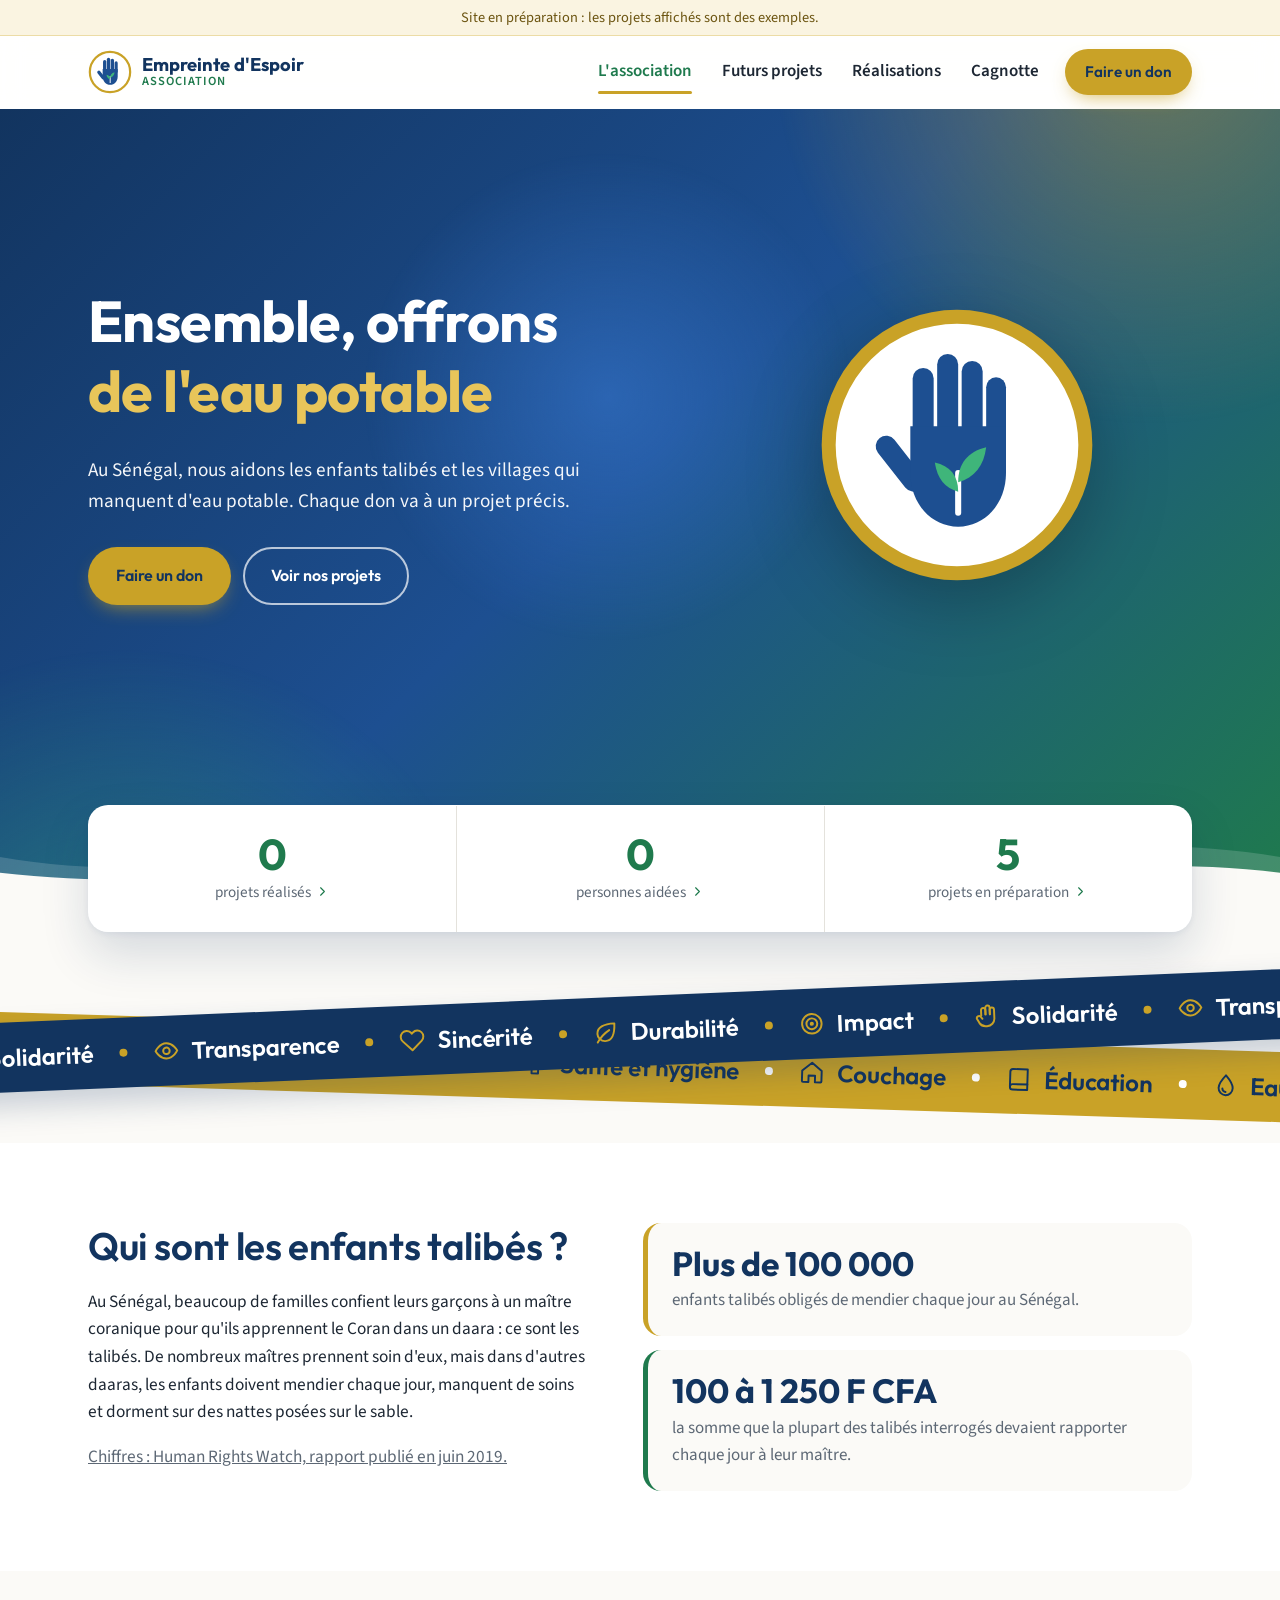
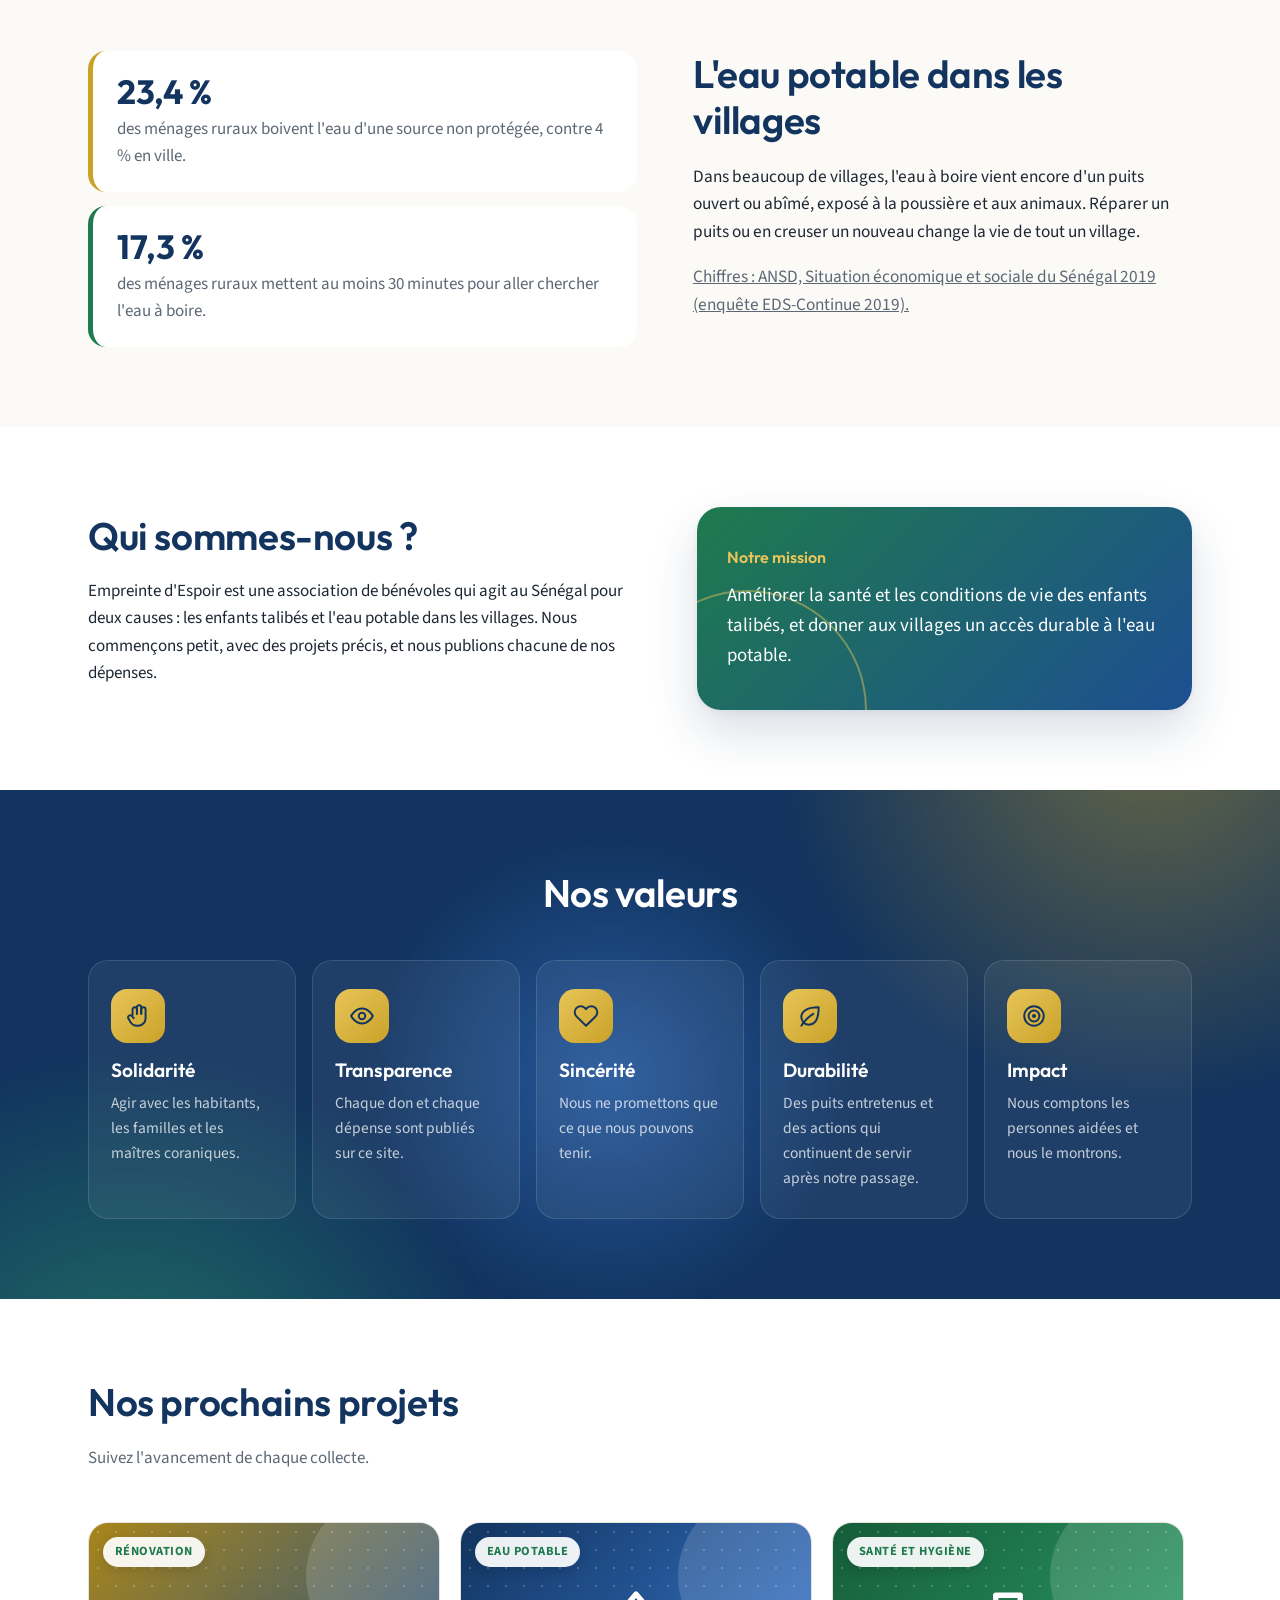
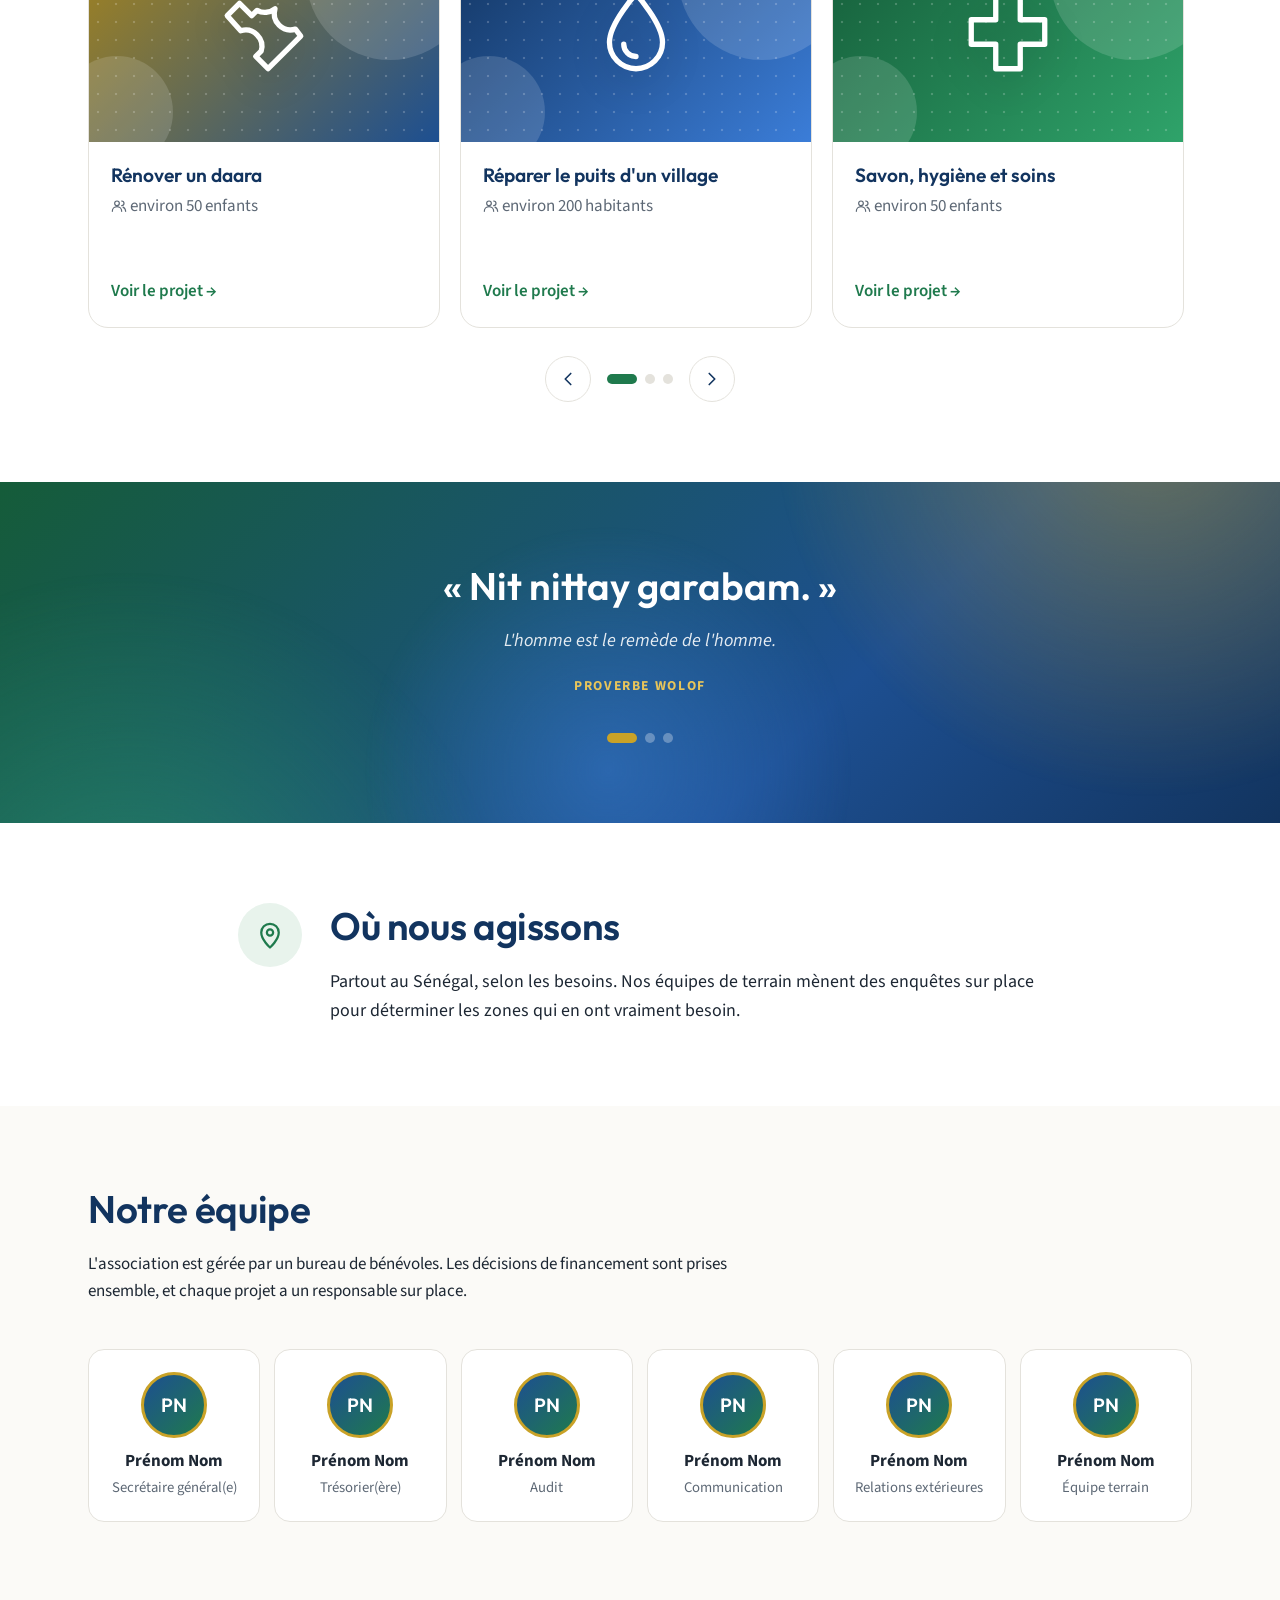
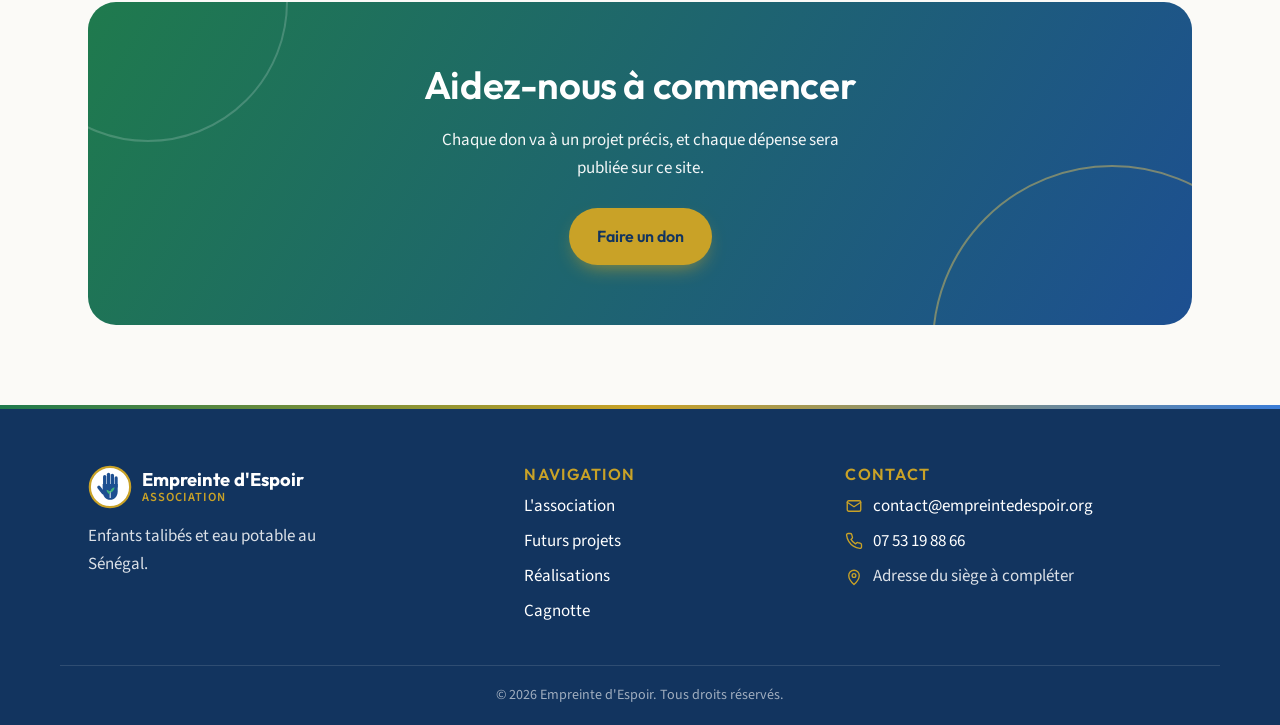
<file: index.html>
<!doctype html>
<html lang="fr">
<head>
  <meta charset="utf-8">
  <meta name="viewport" content="width=device-width, initial-scale=1">
  <title>Empreinte d'Espoir | Enfants talibés et eau potable au Sénégal</title>
  <meta name="description" content="Empreinte d'Espoir agit au Sénégal pour les enfants talibés (repas, soins, couchage, éducation) et pour l'eau potable dans les villages (construction et réparation de puits).">
  <meta property="og:title" content="Empreinte d'Espoir | Enfants talibés et eau potable au Sénégal">
  <meta property="og:description" content="Empreinte d'Espoir agit au Sénégal pour les enfants talibés (repas, soins, couchage, éducation) et pour l'eau potable dans les villages (construction et réparation de puits).">
  <meta name="theme-color" content="#1d4f91">
  <link rel="icon" href="assets/img/logo.svg" type="image/svg+xml">
  <link rel="preconnect" href="https://fonts.googleapis.com">
  <link rel="preconnect" href="https://fonts.gstatic.com" crossorigin>
  <link href="https://fonts.googleapis.com/css2?family=Outfit:wght@500;600;700&family=Source+Sans+3:wght@400;600;700&display=swap" rel="stylesheet">
  <link rel="stylesheet" href="assets/css/style.css?v=202611081222">
</head>
<body data-page="index">
  <a class="skip" href="#main">Aller au contenu</a>
  <div data-header></div>
  <main id="main">
    <section class="hero hero-home" data-aurora>
      <div class="container hero-grid">
        <div>
          <h1 class="rise" style="--i:1">Ensemble, offrons <span class="rotator" data-rotator aria-hidden="true"></span><span class="sr-only" data-rotator-sr></span></h1>
          <p class="lead rise" style="--i:2" data-accroche></p>
          <div class="hero-actions rise" style="--i:3">
            <a class="btn btn-gold" href="cagnotte.html">Faire un don</a>
            <a class="btn btn-outline" href="projets.html">Voir nos projets</a>
          </div>
        </div>
        <div class="hero-visual" aria-hidden="true">
          <img class="hero-logo" src="assets/img/logo.svg" alt="">
        </div>
      </div>
    </section>

    <div class="container stats-wrap"><div class="stats stats-3" data-stats></div></div>

    <div class="marquees" aria-hidden="true">
      <div class="marquee marquee-a"><div class="marquee-track" data-marquee="valeurs"></div></div>
      <div class="marquee marquee-b"><div class="marquee-track" data-marquee="domaines"></div></div>
    </div>

    <section class="section section-alt" id="talibes" data-cause-section="talibes">
      <div class="container cause" data-cause-content></div>
    </section>

    <section class="section cause-reverse" id="eau" data-cause-section="eau">
      <div class="container cause" data-cause-content></div>
    </section>

    <section class="section section-alt" id="qui">
      <div class="container about">
        <div data-reveal="left">
          <h2>Qui sommes-nous ?</h2>
          <p data-qui></p>
        </div>
        <div class="mission-card" data-reveal="zoom">
          <span class="label">Notre mission</span>
          <p data-mission></p>
        </div>
      </div>
    </section>

    <section class="section section-dark" id="valeurs" data-aurora>
      <div class="container">
        <div class="section-head center" data-reveal>
          <h2>Nos valeurs</h2>
        </div>
        <div class="values" data-valeurs></div>
      </div>
    </section>

    <section class="section section-alt">
      <div class="container">
        <div class="section-head" data-reveal>
          <h2>Nos prochains projets</h2>
          <p class="muted">Suivez l'avancement de chaque collecte.</p>
        </div>
        <div class="carousel" data-carousel data-reveal>
          <div class="carousel-track" data-apercu></div>
        </div>
      </div>
    </section>

    <section class="section quotes-section" data-aurora>
      <div class="container" data-quotes data-reveal></div>
    </section>

    <section class="section section-alt" id="zones">
      <div class="container zones-block" data-reveal>
        <span class="zones-icon" aria-hidden="true"><svg class="icon" viewBox="0 0 24 24" fill="none" stroke="currentColor" stroke-width="1.8" stroke-linecap="round" stroke-linejoin="round"><path d="M12 22s7-6.2 7-12a7 7 0 0 0-14 0c0 5.8 7 12 7 12z"/><circle cx="12" cy="10" r="2.5"/></svg></span>
        <div>
          <h2>Où nous agissons</h2>
          <p data-zones-texte></p>
        </div>
      </div>
    </section>

    <section class="section" id="organisation">
      <div class="container">
        <div class="section-head" data-reveal>
          <h2>Notre équipe</h2>
          <p data-organisation></p>
        </div>
        <ul class="team" data-equipe></ul>
      </div>
    </section>

    <section class="section pt-0">
      <div class="container">
        <div class="cta" data-reveal="zoom">
          <h2>Aidez-nous à commencer</h2>
          <p>Chaque don va à un projet précis, et chaque dépense sera publiée sur ce site.</p>
          <a class="btn btn-gold" href="cagnotte.html">Faire un don</a>
        </div>
      </div>
    </section>
  </main>
  <div data-footer></div>
  <script src="assets/js/data.js?v=202611081222"></script>
  <script src="assets/js/main.js?v=202611081222"></script>
</body>
</html>
</file>
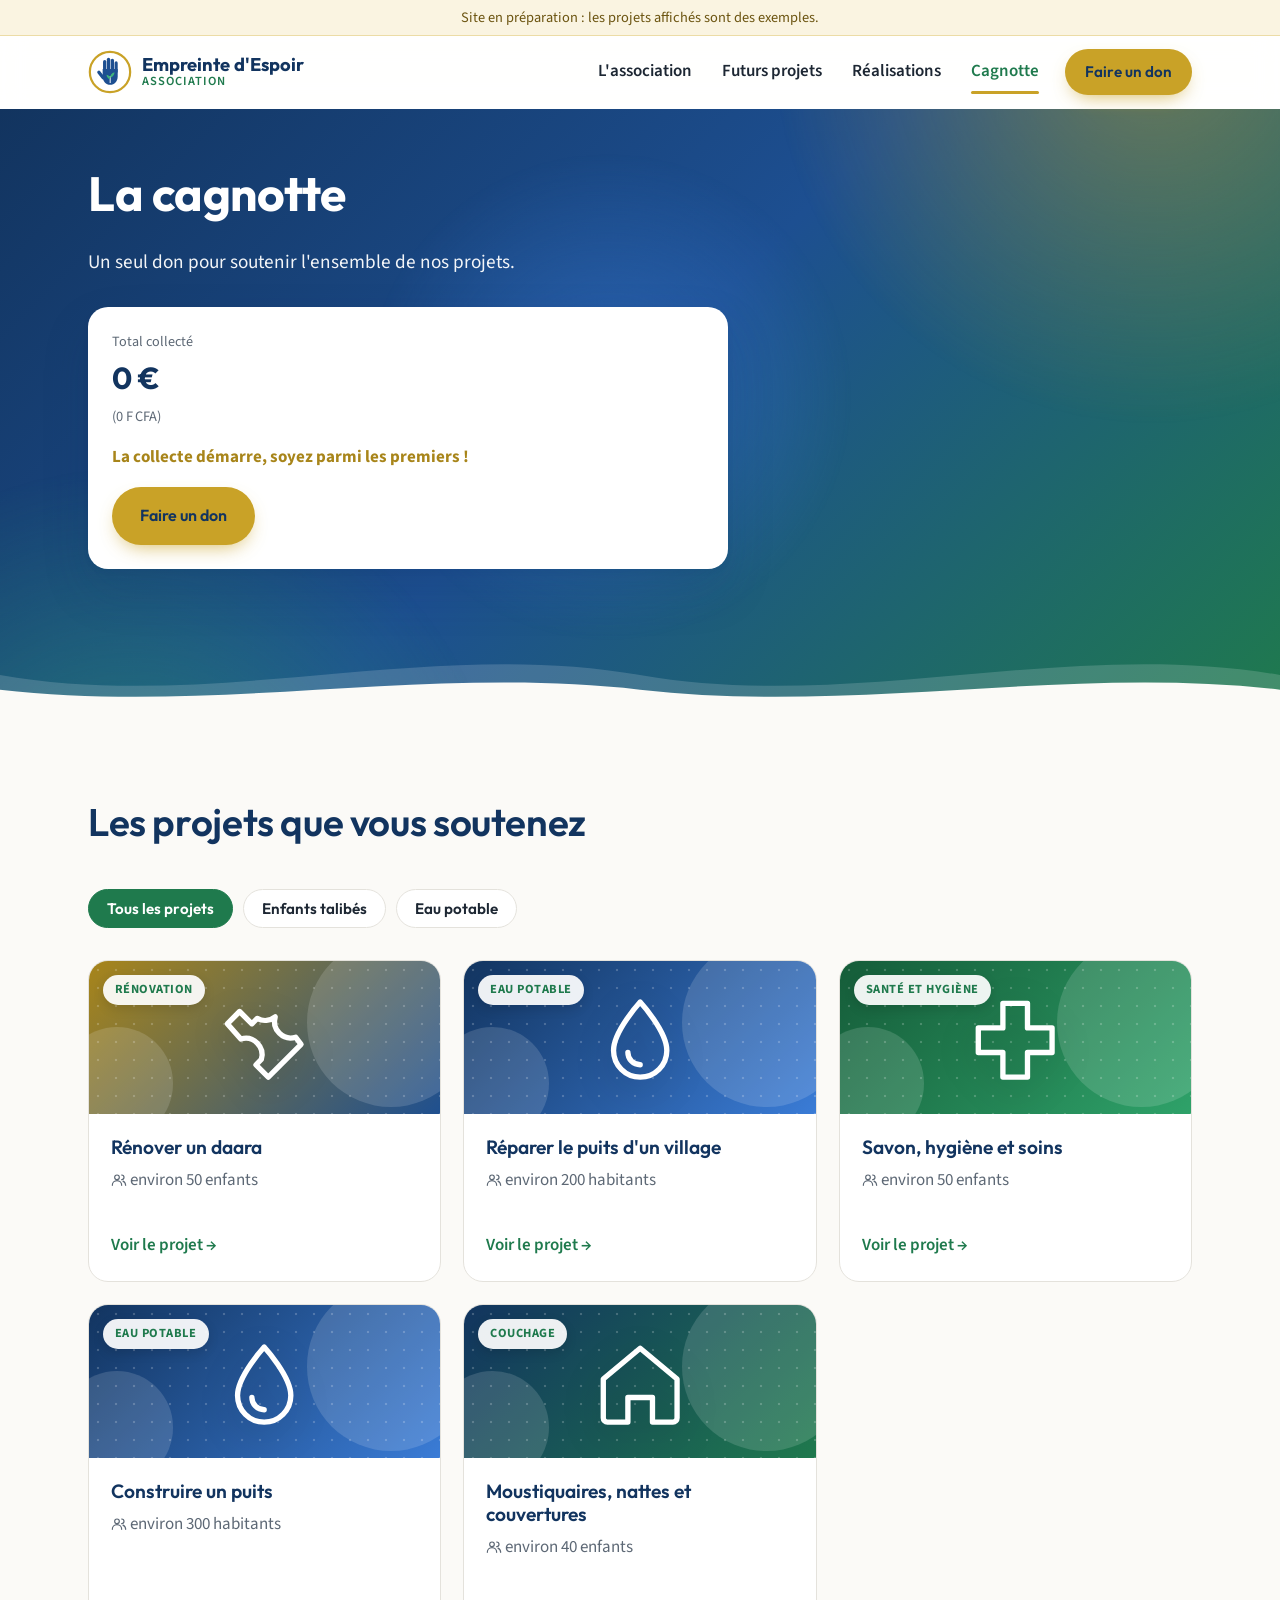
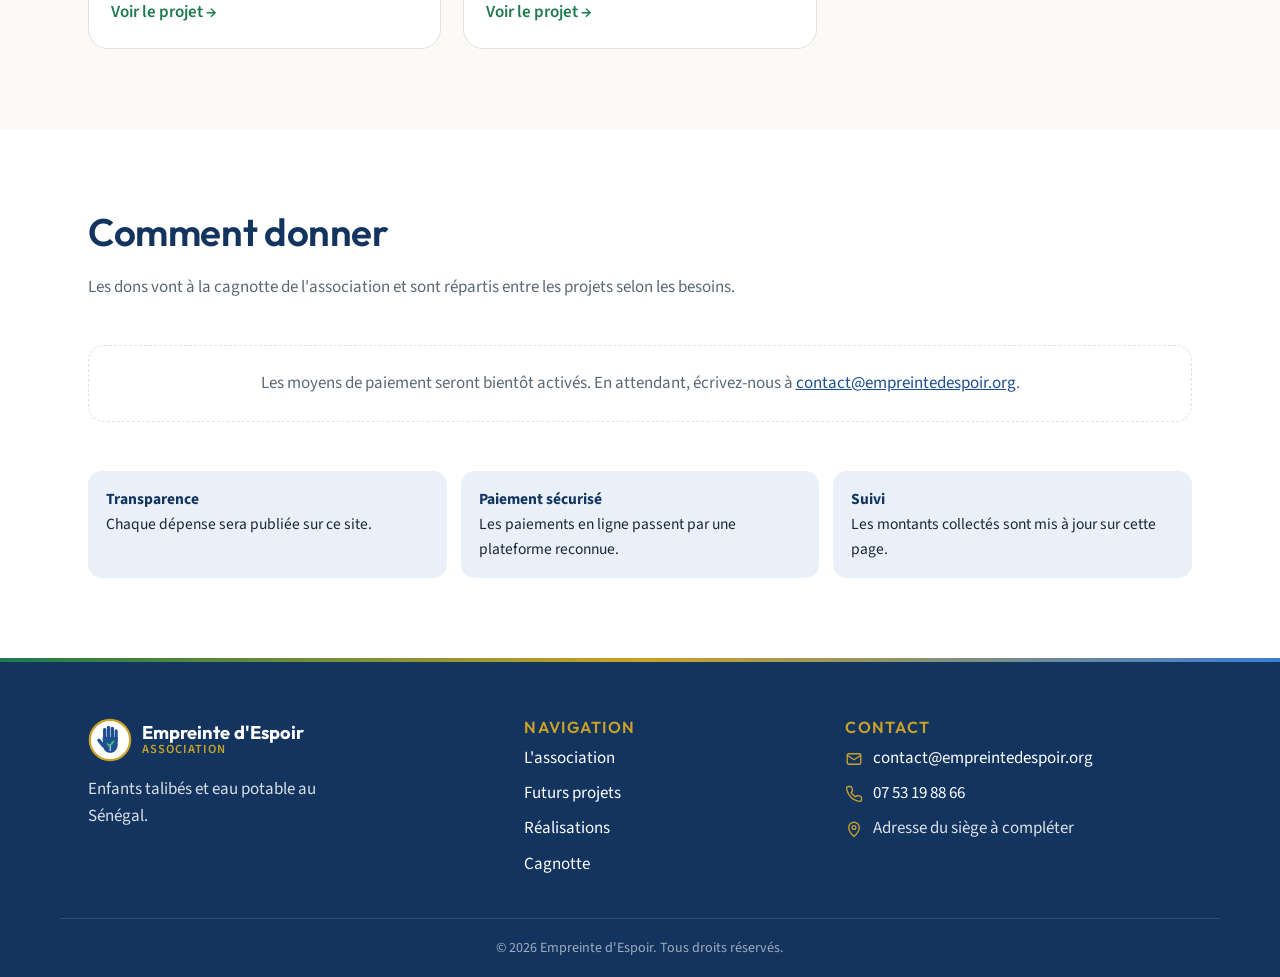
<file: cagnotte.html>
<!doctype html>
<html lang="fr">
<head>
  <meta charset="utf-8">
  <meta name="viewport" content="width=device-width, initial-scale=1">
  <title>La cagnotte | Empreinte d'Espoir</title>
  <meta name="description" content="Soutenez nos projets pour les enfants talibés et l'eau potable : montant nécessaire, fonds collectés et avancement, en euros et en francs CFA.">
  <meta property="og:title" content="La cagnotte | Empreinte d'Espoir">
  <meta property="og:description" content="Soutenez nos projets pour les enfants talibés et l'eau potable : montant nécessaire, fonds collectés et avancement, en euros et en francs CFA.">
  <meta name="theme-color" content="#1d4f91">
  <link rel="icon" href="assets/img/logo.svg" type="image/svg+xml">
  <link rel="preconnect" href="https://fonts.googleapis.com">
  <link rel="preconnect" href="https://fonts.gstatic.com" crossorigin>
  <link href="https://fonts.googleapis.com/css2?family=Outfit:wght@500;600;700&family=Source+Sans+3:wght@400;600;700&display=swap" rel="stylesheet">
  <link rel="stylesheet" href="assets/css/style.css?v=202611081222">
</head>
<body data-page="cagnotte">
  <a class="skip" href="#main">Aller au contenu</a>
  <div data-header></div>
  <main id="main">
    <section class="hero page-hero" data-aurora>
      <div class="container">
        <h1 class="rise" style="--i:0">La cagnotte</h1>
        <p class="lead rise" style="--i:1">Un seul don pour soutenir l'ensemble de nos projets.</p>
        <div data-cagnotte-total></div>
      </div>
    </section>
    <section class="section">
      <div class="container">
        <div class="section-head" data-reveal>
          <h2>Les projets que vous soutenez</h2>
        </div>
        <div class="filters" data-filters role="group" aria-label="Filtrer les collectes"></div>
        <div class="grid-cards" data-cagnotte></div>
      </div>
    </section>
    <section class="section section-alt" id="moyens">
      <div class="container">
        <div class="section-head" data-reveal>
          <h2>Comment donner</h2>
          <p class="muted">Les dons vont à la cagnotte de l'association et sont répartis entre les projets selon les besoins.</p>
        </div>
        <div class="ways" data-moyens data-reveal></div>
        <div class="trust">
          <div data-reveal style="--i:0"><strong>Transparence</strong>Chaque dépense sera publiée sur ce site.</div>
          <div data-reveal style="--i:1"><strong>Paiement sécurisé</strong>Les paiements en ligne passent par une plateforme reconnue.</div>
          <div data-reveal style="--i:2"><strong>Suivi</strong>Les montants collectés sont mis à jour sur cette page.</div>
        </div>
      </div>
    </section>
  </main>
  <div data-footer></div>
  <script src="assets/js/data.js?v=202611081222"></script>
  <script src="assets/js/main.js?v=202611081222"></script>
</body>
</html>
</file>
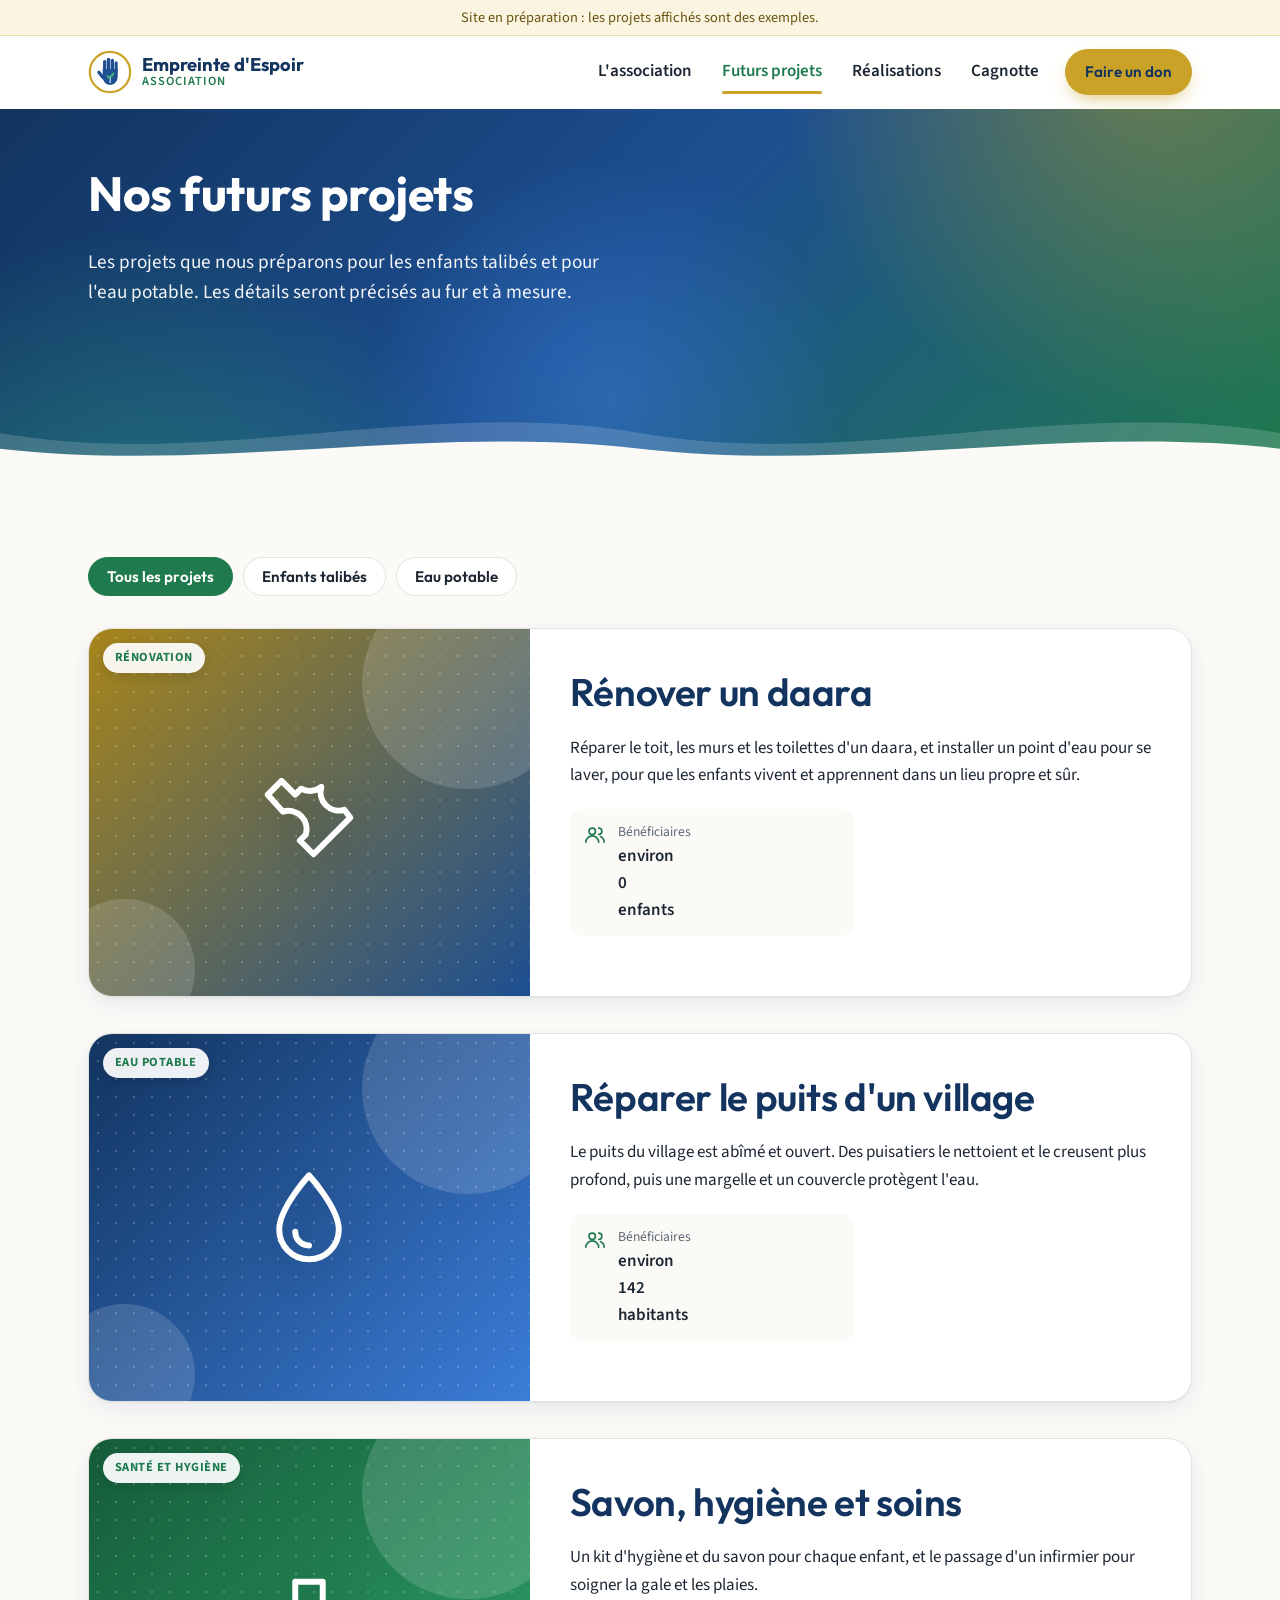
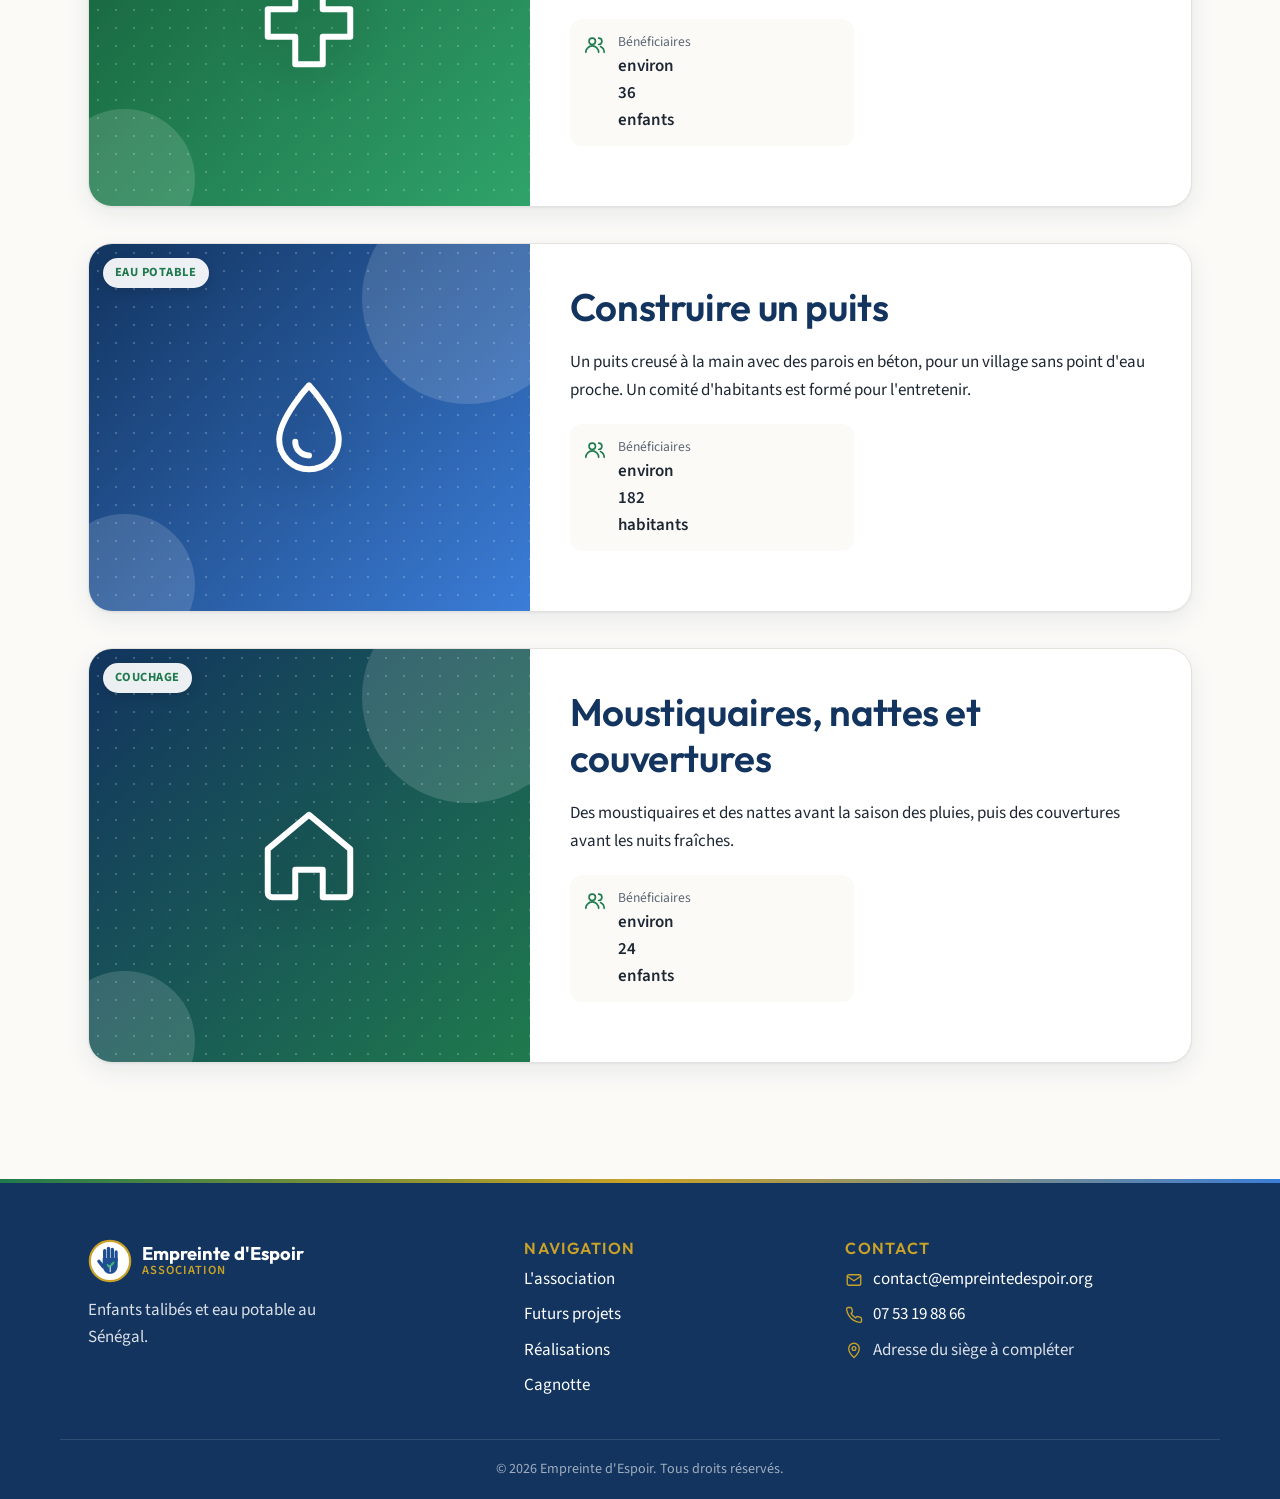
<file: projets.html>
<!doctype html>
<html lang="fr">
<head>
  <meta charset="utf-8">
  <meta name="viewport" content="width=device-width, initial-scale=1">
  <title>Nos futurs projets | Empreinte d'Espoir</title>
  <meta name="description" content="Les projets en préparation pour les enfants talibés et l'eau potable dans les villages : lieu, bénéficiaires, budget et calendrier.">
  <meta property="og:title" content="Nos futurs projets | Empreinte d'Espoir">
  <meta property="og:description" content="Les projets en préparation pour les enfants talibés et l'eau potable dans les villages : lieu, bénéficiaires, budget et calendrier.">
  <meta name="theme-color" content="#1d4f91">
  <link rel="icon" href="assets/img/logo.svg" type="image/svg+xml">
  <link rel="preconnect" href="https://fonts.googleapis.com">
  <link rel="preconnect" href="https://fonts.gstatic.com" crossorigin>
  <link href="https://fonts.googleapis.com/css2?family=Outfit:wght@500;600;700&family=Source+Sans+3:wght@400;600;700&display=swap" rel="stylesheet">
  <link rel="stylesheet" href="assets/css/style.css?v=202611081222">
</head>
<body data-page="projets">
  <a class="skip" href="#main">Aller au contenu</a>
  <div data-header></div>
  <main id="main">
    <section class="hero page-hero" data-aurora>
      <div class="container">
        <h1 class="rise" style="--i:0">Nos futurs projets</h1>
        <p class="lead rise" style="--i:1">Les projets que nous préparons pour les enfants talibés et pour l'eau potable. Les détails seront précisés au fur et à mesure.</p>
      </div>
    </section>
    <section class="section">
      <div class="container">
        <div class="filters" data-filters role="group" aria-label="Filtrer les projets"></div>
        <div data-futurs></div>
      </div>
    </section>
  </main>
  <div data-footer></div>
  <script src="assets/js/data.js?v=202611081222"></script>
  <script src="assets/js/main.js?v=202611081222"></script>
</body>
</html>
</file>
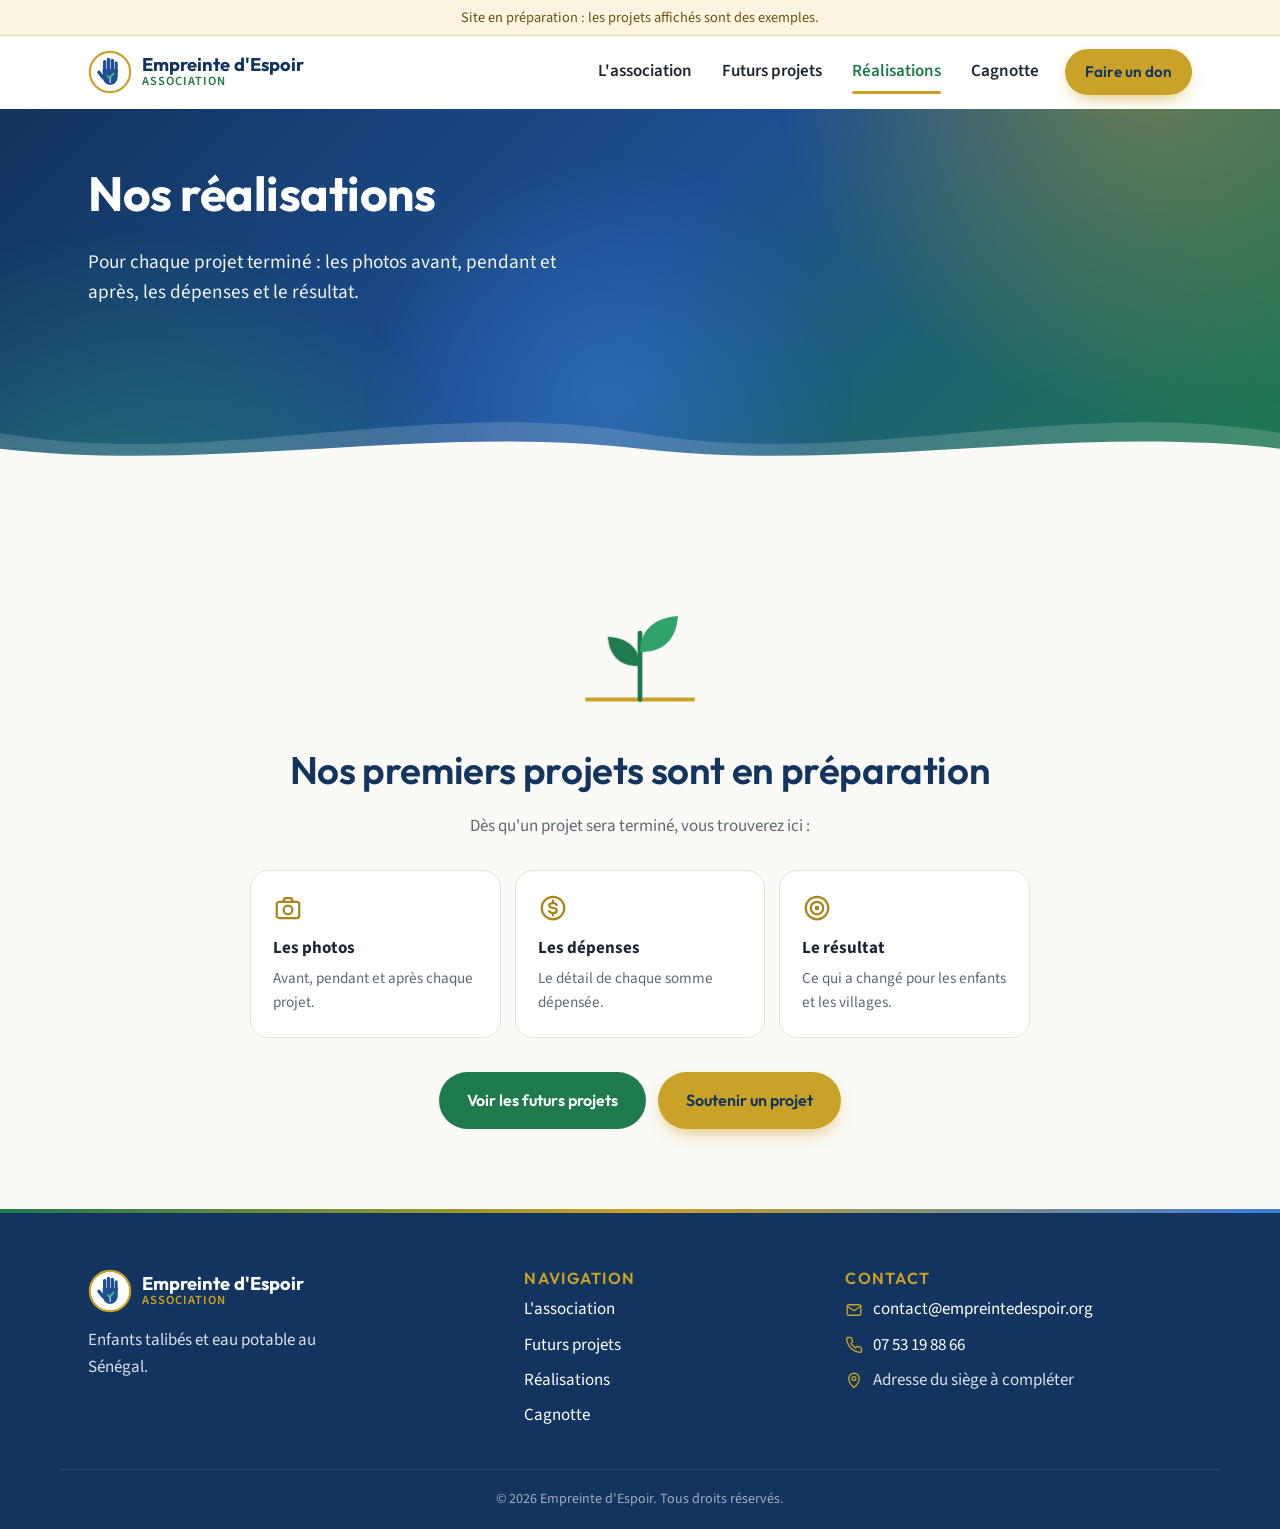
<file: realisations.html>
<!doctype html>
<html lang="fr">
<head>
  <meta charset="utf-8">
  <meta name="viewport" content="width=device-width, initial-scale=1">
  <title>Nos réalisations | Empreinte d'Espoir</title>
  <meta name="description" content="Nos projets terminés en images : avant, pendant, après, avec les dépenses et le résultat.">
  <meta property="og:title" content="Nos réalisations | Empreinte d'Espoir">
  <meta property="og:description" content="Nos projets terminés en images : avant, pendant, après, avec les dépenses et le résultat.">
  <meta name="theme-color" content="#1d4f91">
  <link rel="icon" href="assets/img/logo.svg" type="image/svg+xml">
  <link rel="preconnect" href="https://fonts.googleapis.com">
  <link rel="preconnect" href="https://fonts.gstatic.com" crossorigin>
  <link href="https://fonts.googleapis.com/css2?family=Outfit:wght@500;600;700&family=Source+Sans+3:wght@400;600;700&display=swap" rel="stylesheet">
  <link rel="stylesheet" href="assets/css/style.css?v=202611081222">
</head>
<body data-page="realisations">
  <a class="skip" href="#main">Aller au contenu</a>
  <div data-header></div>
  <main id="main">
    <section class="hero page-hero" data-aurora>
      <div class="container">
        <h1 class="rise" style="--i:0">Nos réalisations</h1>
        <p class="lead rise" style="--i:1">Pour chaque projet terminé : les photos avant, pendant et après, les dépenses et le résultat.</p>
      </div>
    </section>
    <div class="container stats-wrap"><div class="stats stats-3" data-realises-stats></div></div>
    <section class="section">
      <div class="container" data-realises></div>
    </section>
  </main>
  <div data-footer></div>
  <script src="assets/js/data.js?v=202611081222"></script>
  <script src="assets/js/main.js?v=202611081222"></script>
</body>
</html>
</file>
<file: assets/css/style.css>
/* ============ Empreinte d'Espoir : feuille de style ============ */
:root {
  --green: #1f7a4d;
  --green-dark: #155c39;
  --green-light: #2fa36a;
  --green-soft: #e8f3ec;
  --blue: #1d4f91;
  --blue-dark: #12345f;
  --blue-light: #3b7dd8;
  --blue-soft: #e9f0f9;
  --gold: #c9a227;
  --gold-dark: #a8851a;
  --gold-light: #e8c55a;
  --gold-soft: #faf4e1;
  --white: #ffffff;
  --bg: #fbfaf7;
  --ink: #1d2733;
  --muted: #5d6875;
  --line: #e4e2dc;
  --radius: 16px;
  --shadow: 0 1px 2px rgba(18, 52, 95, .06), 0 8px 24px rgba(18, 52, 95, .08);
  --shadow-lg: 0 2px 6px rgba(18, 52, 95, .06), 0 22px 48px rgba(18, 52, 95, .16);
  --ease: cubic-bezier(.2, .7, .2, 1);
  --font-title: "Outfit", system-ui, sans-serif;
  --font-body: "Source Sans 3", system-ui, sans-serif;
}

*, *::before, *::after { box-sizing: border-box; }
[hidden] { display: none !important; }
html { scroll-behavior: smooth; scroll-padding-top: 90px; }
body {
  margin: 0;
  font-family: var(--font-body);
  font-size: 17px;
  line-height: 1.6;
  color: var(--ink);
  background: var(--bg);
  -webkit-font-smoothing: antialiased;
  overflow-x: hidden;
  animation: page-in .7s var(--ease);
}
@keyframes page-in { from { opacity: 0; } }
img { max-width: 100%; display: block; }
a { color: var(--blue); }
h1, h2, h3 { font-family: var(--font-title); line-height: 1.2; color: var(--blue-dark); margin: 0 0 .5em; }
h1 { font-size: clamp(2.1rem, 6vw, 3.6rem); font-weight: 700; letter-spacing: -.01em; }
h2 { font-size: clamp(1.6rem, 4vw, 2.4rem); font-weight: 600; letter-spacing: -.01em; }
h3 { font-size: 1.2rem; font-weight: 600; }
p { margin: 0 0 1em; }

.container { width: 100%; max-width: 1160px; margin: 0 auto; padding: 0 16px; }
@media (min-width: 720px) { .container { padding: 0 28px; } }

.icon { width: 22px; height: 22px; flex-shrink: 0; }
.icon-sm { width: 16px; height: 16px; vertical-align: -3px; }
.muted { color: var(--muted); }
.sr-only { position: absolute; width: 1px; height: 1px; margin: -1px; overflow: hidden; clip: rect(0 0 0 0); white-space: nowrap; }
.skip { position: absolute; left: -999px; }
.skip:focus { left: 16px; top: 16px; z-index: 100; background: var(--white); padding: 8px 12px; }
:focus-visible { outline: 3px solid var(--gold); outline-offset: 2px; }

/* ---------- Boutons ---------- */
.btn {
  position: relative; overflow: hidden;
  display: inline-flex; align-items: center; justify-content: center; gap: 8px;
  padding: 14px 26px; border-radius: 999px; border: 2px solid transparent;
  font-family: var(--font-title); font-weight: 600; font-size: 1rem;
  text-decoration: none; cursor: pointer;
  transition: background .25s, color .25s, transform .25s var(--ease), box-shadow .25s;
}
.btn:hover { transform: translateY(-2px); }
.btn-sm { padding: 9px 18px; font-size: .95rem; }
.btn-gold { background: var(--gold); color: var(--blue-dark); box-shadow: 0 8px 20px -8px rgba(201, 162, 39, .8); }
.btn-gold:hover { background: var(--gold-light); }
.btn-gold::after {
  content: ""; position: absolute; top: 0; left: -70%; width: 45%; height: 100%;
  background: linear-gradient(100deg, transparent, rgba(255, 255, 255, .6), transparent);
  transform: skewX(-20deg); transition: left .8s var(--ease);
}
.btn-gold:hover::after { left: 130%; }
.btn-green { background: var(--green); color: var(--white); }
.btn-green:hover { background: var(--green-dark); }
.btn-outline { border-color: rgba(255, 255, 255, .7); color: var(--white); }
.btn-outline:hover { background: rgba(255, 255, 255, .14); }
.link-arrow { font-weight: 600; text-decoration: none; color: var(--green); }
.link-arrow span { display: inline-block; transition: transform .3s var(--ease); }
.link-arrow:hover span { transform: translateX(5px); }

/* ---------- Barre de lecture et retour en haut ---------- */
.to-top {
  position: fixed; right: 16px; bottom: 16px; z-index: 40;
  width: 48px; height: 48px; border-radius: 50%; border: 0;
  display: grid; place-items: center; cursor: pointer;
  background: var(--blue); color: var(--white); box-shadow: var(--shadow-lg);
  opacity: 0; transform: translateY(16px) scale(.9); pointer-events: none;
  transition: opacity .3s, transform .3s var(--ease), background .2s;
}
.to-top.is-visible { opacity: 1; transform: none; pointer-events: auto; }
.to-top:hover { background: var(--green); }

/* ---------- En-tête ---------- */
.demo-banner {
  background: var(--gold-soft); color: #6b5410; text-align: center;
  font-size: .9rem; padding: 6px 16px; border-bottom: 1px solid #ecdca6;
}
.site-header {
  position: sticky; top: 0; z-index: 50;
  background: rgba(255, 255, 255, .9);
  -webkit-backdrop-filter: saturate(1.4) blur(12px); backdrop-filter: saturate(1.4) blur(12px);
  border-bottom: 1px solid transparent;
  transition: box-shadow .3s, border-color .3s, background .3s;
}
.site-header.is-scrolled { background: rgba(255, 255, 255, .97); border-color: var(--line); box-shadow: 0 8px 30px rgba(18, 52, 95, .08); }
.header-inner { display: flex; align-items: center; justify-content: space-between; min-height: 72px; gap: 16px; transition: min-height .3s var(--ease); }
.is-scrolled .header-inner { min-height: 62px; }
.brand { display: flex; align-items: center; gap: 10px; text-decoration: none; color: var(--blue-dark); }
.brand img { transition: transform .6s var(--ease); }
.brand:hover img { transform: rotate(-12deg) scale(1.08); }
.brand span { display: flex; flex-direction: column; line-height: 1.1; }
.brand strong { font-family: var(--font-title); font-size: 1.15rem; }
.brand small { color: var(--green); font-size: .78rem; letter-spacing: .08em; text-transform: uppercase; font-weight: 600; }
.brand-light { color: var(--white); }
.brand-light small { color: var(--gold); }

.nav-toggle { display: inline-flex; background: none; border: 0; padding: 8px; color: var(--blue-dark); cursor: pointer; }
.nav-toggle .icon { width: 28px; height: 28px; }
.nav {
  position: absolute; top: 100%; left: 0; right: 0;
  display: flex; flex-direction: column; gap: 4px; padding: 12px 16px 20px;
  background: var(--white); border-bottom: 1px solid var(--line); box-shadow: var(--shadow-lg);
  visibility: hidden; opacity: 0; transform: translateY(-10px);
  transition: opacity .25s, transform .25s var(--ease), visibility 0s .25s;
}
.nav.open { visibility: visible; opacity: 1; transform: none; transition: opacity .25s, transform .25s var(--ease); }
.nav a:not(.btn) { position: relative; padding: 12px 8px; text-decoration: none; color: var(--ink); font-weight: 600; border-radius: 8px; }
.nav a[aria-current="page"] { color: var(--green); background: var(--green-soft); }
.nav .btn { margin-top: 8px; }

@media (min-width: 900px) {
  .nav-toggle { display: none; }
  .nav {
    position: static; flex-direction: row; align-items: center; gap: 2px; padding: 0;
    background: none; border: 0; box-shadow: none;
    visibility: visible; opacity: 1; transform: none; transition: none;
  }
  .nav a:not(.btn) { padding: 8px 14px; background: none !important; }
  .nav a:not(.btn)::after {
    content: ""; position: absolute; left: 14px; right: 14px; bottom: 0; height: 3px; border-radius: 3px;
    background: var(--gold); transform: scaleX(0); transform-origin: left; transition: transform .35s var(--ease);
  }
  .nav a:not(.btn):hover::after, .nav a[aria-current="page"]::after { transform: scaleX(1); }
  .nav a:not(.btn):hover { color: var(--green); }
  .nav .btn { margin: 0 0 0 10px; }
}

/* ---------- Héros ---------- */
.hero {
  position: relative; overflow: hidden; isolation: isolate; color: var(--white);
  background: linear-gradient(135deg, var(--blue-dark) 0%, var(--blue) 48%, var(--green) 100%);
  padding: 56px 0 150px;
}
.hero > .container { position: relative; z-index: 1; }
.hero h1 { color: var(--white); }
.lead { font-size: 1.2rem; max-width: 52ch; opacity: .95; }
.page-hero h1 { font-size: clamp(2rem, 5vw, 3rem); }
.hero-home { padding: 64px 0 180px; }
@media (min-width: 900px) {
  .hero-home { min-height: min(88vh, 860px); display: flex; align-items: center; padding: 80px 0 200px; }
}

/* Halo de couleurs qui bouge lentement */
.aurora { position: absolute; inset: 0; z-index: -2; overflow: hidden; pointer-events: none; }
.aurora span {
  position: absolute; width: 70vmax; height: 70vmax; border-radius: 50%;
  will-change: transform; animation: aurora 24s ease-in-out infinite alternate;
}
.aurora span:nth-child(1) { top: -40vmax; right: -25vmax; background: radial-gradient(circle, rgba(201, 162, 39, .45), transparent 60%); }
.aurora span:nth-child(2) { bottom: -45vmax; left: -25vmax; background: radial-gradient(circle, rgba(47, 163, 106, .55), transparent 60%); animation-duration: 28s; animation-delay: -8s; }
.aurora span:nth-child(3) { top: 0; left: 25%; width: 45vmax; height: 45vmax; background: radial-gradient(circle, rgba(59, 125, 216, .5), transparent 60%); animation-duration: 20s; animation-delay: -4s; }
@keyframes aurora {
  0% { transform: translate(0, 0) scale(1); }
  50% { transform: translate(8vw, 5vh) scale(1.15); }
  100% { transform: translate(-6vw, -4vh) scale(.92); }
}

/* Vagues animées en bas des héros */
.hero-wave { position: absolute; left: 0; right: 0; bottom: -1px; height: 90px; overflow: hidden; pointer-events: none; }
.hero-wave svg { position: absolute; left: 0; bottom: 0; width: max(200%, 1800px); height: 100%; animation: wave 18s linear infinite; }
.hero-wave svg:first-child { fill: rgba(255, 255, 255, .16); animation-duration: 26s; animation-direction: reverse; }
.hero-wave svg:last-child { height: 66%; fill: var(--bg); }
@keyframes wave { to { transform: translateX(-50%); } }

/* Entrée du texte au chargement */
.rise { animation: rise .9s var(--ease) both; animation-delay: calc(var(--i, 0) * 120ms + .1s); }
@keyframes rise { from { opacity: 0; transform: translateY(26px); } }

.hero-grid { display: grid; gap: 48px; align-items: center; }
@media (min-width: 900px) { .hero-grid { grid-template-columns: 1.25fr 1fr; } }
.pill {
  display: inline-flex; align-items: center; gap: 10px; padding: 7px 16px; margin-bottom: 22px;
  border-radius: 999px; background: rgba(255, 255, 255, .12); border: 1px solid rgba(255, 255, 255, .25);
  font-weight: 600; font-size: .88rem; letter-spacing: .04em;
  -webkit-backdrop-filter: blur(6px); backdrop-filter: blur(6px);
}

/* Mots qui défilent dans le titre */
.rotator { display: block; position: relative; height: 1.25em; overflow: hidden; }
.rotator span {
  position: absolute; left: 0; top: 0; line-height: 1.25; white-space: nowrap; color: var(--gold-light);
  opacity: 0; transform: translateY(100%);
  transition: transform .8s var(--ease), opacity .8s var(--ease);
}
.rotator span.is-active { opacity: 1; transform: none; }
.rotator span.is-leaving { opacity: 0; transform: translateY(-100%); }
.hero-actions { display: flex; flex-wrap: wrap; gap: 12px; margin-top: 30px; }

/* Logo de l'accueil */
.hero-visual { display: none; }
@media (min-width: 900px) {
  .hero-visual { display: grid; place-items: center; animation: rise 1s var(--ease) .35s both; }
  .hero-logo { width: min(280px, 80%); filter: drop-shadow(0 20px 36px rgba(0, 0, 0, .25)); }
}

/* ---------- Chiffres clés ---------- */
.stats-wrap { position: relative; z-index: 2; margin-top: -96px; }
.stats { display: grid; grid-template-columns: repeat(2, 1fr); background: var(--white); border-radius: 20px; overflow: hidden; box-shadow: var(--shadow-lg); }
@media (min-width: 720px) { .stats { grid-template-columns: repeat(4, 1fr); } }
.stats.stats-3 { grid-template-columns: 1fr; }
@media (min-width: 720px) { .stats.stats-3 { grid-template-columns: repeat(3, 1fr); } }
.stat { padding: 26px 16px; text-align: center; box-shadow: 1px 1px 0 var(--line); }
.stat strong { display: block; font-family: var(--font-title); font-size: clamp(1.9rem, 5vw, 2.7rem); line-height: 1.1; color: var(--green); }
.stat > span { color: var(--muted); font-size: .95rem; }
a.stat { color: inherit; text-decoration: none; transition: background .3s; }
a.stat:hover { background: var(--green-soft); }
.stat-go { width: 15px; height: 15px; margin-left: 4px; vertical-align: -2px; color: var(--green); transition: transform .3s var(--ease); }
a.stat:hover .stat-go { transform: translateX(4px); }

/* Équivalent dans l'autre monnaie, entre parenthèses */
.alt { font-family: var(--font-body); font-weight: 400; font-size: .8em; color: var(--muted); white-space: nowrap; }
.stat .alt, .total-card .alt { display: block; margin-top: 2px; font-size: .9rem; }

/* ---------- Bandeaux qui défilent ---------- */
.marquees { position: relative; overflow: hidden; padding: 64px 0 40px; }
.marquee { display: flex; width: 112%; margin-left: -6%; padding: 16px 0; overflow: hidden; }
.marquee-a { position: relative; z-index: 2; background: var(--blue-dark); color: var(--white); transform: rotate(-2.4deg); box-shadow: 0 14px 30px rgba(18, 52, 95, .22); }
.marquee-b { background: var(--gold); color: var(--blue-dark); transform: rotate(1.8deg); margin-top: -34px; }
.marquee-track { display: flex; flex-shrink: 0; width: max-content; animation: marquee 60s linear infinite; }
.marquee-b .marquee-track { animation-direction: reverse; animation-duration: 70s; }
.marquee:hover .marquee-track { animation-play-state: paused; }
.mq-item { display: inline-flex; align-items: center; gap: 12px; padding: 0 26px; font-family: var(--font-title); font-weight: 600; font-size: clamp(1.1rem, 2.6vw, 1.5rem); white-space: nowrap; }
.mq-item .icon { width: 26px; height: 26px; color: var(--gold); }
.marquee-b .mq-item .icon { color: var(--blue-dark); }
.mq-sep { flex-shrink: 0; align-self: center; width: 8px; height: 8px; border-radius: 50%; background: var(--gold); }
.marquee-b .mq-sep { background: var(--white); }
@keyframes marquee { to { transform: translateX(-50%); } }

/* ---------- Sections ---------- */
.section { position: relative; padding: 80px 0; }
.section-alt { background: var(--white); }
.pt-0 { padding-top: 0; }
.section-dark { overflow: hidden; isolation: isolate; background: var(--blue-dark); color: rgba(255, 255, 255, .88); }
.section-dark h2, .section-dark h3 { color: var(--white); }
.section-head { max-width: 680px; margin-bottom: 44px; }
.section-head.center { margin-left: auto; margin-right: auto; text-align: center; }
.section-head p { margin: 0; }
.label { display: block; margin-bottom: 10px; font-family: var(--font-title); font-weight: 600; font-size: 1rem; color: var(--gold-light); }
.two-col { display: grid; gap: 40px; }
@media (min-width: 900px) { .two-col { grid-template-columns: 1fr 1fr; gap: 64px; } }

/* Qui sommes-nous + mission */
.about { display: grid; gap: 36px; align-items: center; }
@media (min-width: 900px) { .about { grid-template-columns: 1.1fr 1fr; gap: 64px; } }
.mission-card {
  position: relative; overflow: hidden; isolation: isolate;
  padding: 38px 30px; border-radius: 24px; color: var(--white);
  background: linear-gradient(135deg, var(--green) 0%, var(--blue) 100%); box-shadow: var(--shadow-lg);
}
.mission-card::after {
  content: ""; position: absolute; z-index: -1; width: 240px; height: 240px; bottom: -120px; left: -70px;
  border-radius: 50%; border: 2px solid rgba(232, 197, 90, .45); animation: breathe 7s ease-in-out infinite;
}
@keyframes breathe { 50% { transform: scale(1.18); } }
.mission-card p { font-size: 1.18rem; margin: 0; }

/* Les causes : enfants talibés, eau potable */
.cause { display: grid; gap: 36px; }
@media (min-width: 900px) {
  .cause { grid-template-columns: 1fr 1.1fr; gap: 56px; align-items: start; }
  .cause-reverse .cause { grid-template-columns: 1.1fr 1fr; }
  .cause-reverse .cause-text { order: 2; }
}
.cause-text p { font-size: 1.08rem; }
.section:not(.section-alt) .fact { background: var(--white); }
.facts { display: grid; gap: 14px; }
.fact {
  padding: 22px 24px; border-radius: 18px; background: var(--bg); border-left: 5px solid var(--gold);
  transition: transform .35s var(--ease), box-shadow .35s;
}
.fact:nth-child(2) { border-left-color: var(--green); }
.fact:nth-child(3) { border-left-color: var(--blue); }
.fact:hover { transform: translateX(6px); box-shadow: var(--shadow); }
.fact strong { display: block; font-family: var(--font-title); font-size: clamp(1.6rem, 4vw, 2.1rem); line-height: 1.15; color: var(--blue-dark); }
.fact p { margin: 4px 0 0; color: var(--muted); }
.facts-source { margin: 0; font-size: .88rem; color: var(--muted); }
.facts-source a { color: var(--muted); }

/* Valeurs (section sombre) */
.values { display: grid; gap: 16px; grid-template-columns: repeat(auto-fit, minmax(200px, 1fr)); }
.value-card {
  position: relative; padding: 28px 22px; border-radius: 20px;
  background: rgba(255, 255, 255, .06); border: 1px solid rgba(255, 255, 255, .12);
  transition: transform .4s var(--ease), background .4s, border-color .4s;
}
.value-card:hover { transform: translateY(-8px); background: rgba(255, 255, 255, .1); border-color: rgba(232, 197, 90, .55); }
.value-icon { width: 54px; height: 54px; border-radius: 16px; display: grid; place-items: center; margin-bottom: 16px; color: var(--blue-dark); background: linear-gradient(135deg, var(--gold-light), var(--gold)); }
.value-icon .icon { width: 26px; height: 26px; }
.value-card p { margin: 0; color: rgba(255, 255, 255, .75); font-size: .97rem; }

/* ---------- Carrousel ---------- */
.carousel-track {
  display: grid; grid-auto-flow: column; grid-auto-columns: 86%; gap: 20px;
  overflow-x: auto; scroll-snap-type: x mandatory; scroll-padding: 0 4px; overscroll-behavior-x: contain;
  scrollbar-width: none; padding: 6px 4px 28px; margin: 0 -4px;
}
.carousel-track::-webkit-scrollbar { display: none; }
.carousel-track > * { scroll-snap-align: start; }
@media (min-width: 640px) { .carousel-track { grid-auto-columns: calc((100% - 28px) / 2); } }
@media (min-width: 1000px) { .carousel-track { grid-auto-columns: calc((100% - 48px) / 3); } }
.carousel-nav { display: flex; align-items: center; justify-content: center; gap: 16px; }

/* Filtres par cause (pages Projets et Cagnotte) */
.filters { display: flex; flex-wrap: wrap; gap: 10px; margin-bottom: 32px; }
.filter {
  padding: 9px 18px; border-radius: 999px; border: 1px solid var(--line); cursor: pointer;
  background: var(--white); color: var(--ink); font-family: var(--font-title); font-weight: 600; font-size: .95rem;
  transition: background .25s, color .25s, border-color .25s;
}
.filter:hover { border-color: var(--green); color: var(--green); }
.filter[aria-pressed="true"] { background: var(--green); border-color: var(--green); color: var(--white); }
.is-filtered-in { animation: rise .45s var(--ease); }
.carousel.is-static .carousel-nav { display: none; }
.car-btn {
  width: 46px; height: 46px; border-radius: 50%; border: 1px solid var(--line); cursor: pointer;
  display: grid; place-items: center; background: var(--white); color: var(--blue-dark);
  transition: background .25s, color .25s, transform .25s var(--ease), border-color .25s;
}
.car-btn:hover { background: var(--blue); border-color: var(--blue); color: var(--white); transform: scale(1.08); }
.car-dots, .quote-dots { display: flex; gap: 8px; }
.car-dots button, .quote-dots button {
  width: 10px; height: 10px; padding: 0; border: 0; border-radius: 999px; cursor: pointer;
  background: var(--line); transition: width .4s var(--ease), background .4s;
}
.car-dots button[aria-current="true"] { width: 30px; background: var(--green); }

/* ---------- Cartes projet ---------- */
.grid-cards { display: grid; gap: 22px; grid-template-columns: repeat(auto-fill, minmax(280px, 1fr)); }
.card {
  display: flex; flex-direction: column; overflow: hidden;
  background: var(--white); border: 1px solid var(--line); border-radius: 20px;
  transition: transform .4s var(--ease), box-shadow .4s var(--ease);
}
.card:hover { transform: translateY(-8px); box-shadow: var(--shadow-lg); }
.card-media { position: relative; aspect-ratio: 16 / 10; overflow: hidden; }
.card-media-thin { aspect-ratio: 16 / 7; }
.card-media > img, .card-media > .ph { width: 100%; height: 100%; object-fit: cover; transition: transform .7s var(--ease); }
.card:hover .card-media > img, .card:hover .card-media > .ph { transform: scale(1.07); }
.card-body { padding: 22px; display: flex; flex-direction: column; gap: 6px; flex: 1; }
.card-body h3 { margin: 0; }
.card-body .link-arrow { margin-top: auto; padding-top: 12px; }
.chip {
  position: absolute; top: 14px; left: 14px; z-index: 1;
  padding: 5px 12px; border-radius: 999px; background: rgba(255, 255, 255, .92);
  color: var(--green); font-weight: 700; font-size: .78rem; letter-spacing: .04em; text-transform: uppercase;
  box-shadow: 0 4px 12px rgba(0, 0, 0, .12);
}
.chip-static { position: static; display: inline-block; align-self: flex-start; background: var(--green-soft); box-shadow: none; }

/* Illustration animée quand il n'y a pas encore de photo */
.ph {
  position: relative; overflow: hidden; display: grid; place-items: center;
  width: 100%; height: 100%; min-height: 160px; color: var(--white);
  background: linear-gradient(135deg, var(--p1), var(--p2));
  --p1: var(--blue); --p2: var(--green);
}
.ph-eau { --p1: var(--blue-dark); --p2: var(--blue-light); }
.ph-edu { --p1: var(--gold-dark); --p2: var(--gold-light); }
.ph-sante { --p1: var(--green-dark); --p2: var(--green-light); }
.ph-food { --p1: var(--green); --p2: var(--gold); }
.ph-couchage { --p1: var(--blue-dark); --p2: var(--green); }
.ph-renov { --p1: var(--gold-dark); --p2: var(--blue); }
.ph::before {
  content: ""; position: absolute; inset: 0;
  background-image: radial-gradient(rgba(255, 255, 255, .2) 1.2px, transparent 1.6px); background-size: 18px 18px;
}
.ph i { position: absolute; border-radius: 50%; background: rgba(255, 255, 255, .14); animation: bubble 9s ease-in-out infinite; }
.ph i:nth-of-type(1) { width: 48%; aspect-ratio: 1; top: -14%; right: -10%; }
.ph i:nth-of-type(2) { width: 32%; aspect-ratio: 1; bottom: -12%; left: -8%; animation-delay: -4.5s; }
@keyframes bubble { 50% { transform: translate(-10%, 12%) scale(1.12); } }
.ph-icon { position: relative; width: 28%; max-width: 110px; height: auto; aspect-ratio: 1; stroke-width: 1.3; filter: drop-shadow(0 10px 18px rgba(0, 0, 0, .2)); }
.ph-label { position: absolute; bottom: 12px; left: 12px; padding: 4px 12px; border-radius: 999px; background: rgba(0, 0, 0, .22); font-size: .85rem; font-weight: 600; }

/* Barre d'avancement */
.progress { height: 10px; margin-top: 14px; border-radius: 999px; overflow: hidden; background: var(--green-soft); }
.progress span {
  position: relative; display: block; width: 0; height: 100%; border-radius: inherit; overflow: hidden;
  background: linear-gradient(90deg, var(--green), var(--gold));
  transition: width 1.8s var(--ease) .2s;
}
.progress.is-filled span { width: var(--w); }
.progress span::after {
  content: ""; position: absolute; inset: 0; transform: translateX(-100%);
  background: linear-gradient(90deg, transparent, rgba(255, 255, 255, .55), transparent);
  animation: shimmer 2.4s ease-in-out infinite;
}
@keyframes shimmer { to { transform: translateX(100%); } }
.progress-meta { display: flex; justify-content: space-between; margin-top: 8px; font-size: .97rem; }
.progress-meta strong { color: var(--green); font-family: var(--font-title); font-size: 1.12rem; }
.progress-meta .pct { font-weight: 700; color: var(--gold-dark); }
.progress-sub { color: var(--muted); font-size: .9rem; }
.first { color: var(--gold-dark); font-weight: 700; }
.exemple { display: flex; align-items: flex-start; gap: 8px; margin: 14px 0 0; font-size: .95rem; }
.exemple .icon { margin-top: 4px; color: var(--gold-dark); }

/* ---------- Citations ---------- */
.quotes-section { overflow: hidden; isolation: isolate; text-align: center; color: var(--white); background: linear-gradient(135deg, var(--green-dark), var(--blue) 65%, var(--blue-dark)); }
.quotes-stage { display: grid; max-width: 820px; margin: 0 auto; }
.quote { grid-area: 1 / 1; margin: 0; opacity: 0; transform: translateY(20px); pointer-events: none; transition: opacity .9s var(--ease), transform .9s var(--ease); }
.quote.is-active { opacity: 1; transform: none; pointer-events: auto; }
.quote blockquote { margin: 0; font-family: var(--font-title); font-weight: 600; font-size: clamp(1.45rem, 4vw, 2.4rem); line-height: 1.3; }
.quote-trad { margin: 14px 0 0; font-size: 1.15rem; font-style: italic; opacity: .88; }
.quote figcaption { margin-top: 20px; color: var(--gold-light); font-weight: 700; font-size: .85rem; letter-spacing: .12em; text-transform: uppercase; }
.quote-dots { justify-content: center; margin-top: 36px; }
.quote-dots button { background: rgba(255, 255, 255, .3); }
.quote-dots button[aria-current="true"] { width: 30px; background: var(--gold); }

/* Zones & équipe */
.zones { list-style: none; padding: 0; margin: 0; display: grid; gap: 12px; }
.zone {
  display: flex; gap: 16px; align-items: center; padding: 16px 18px;
  background: var(--white); border: 1px solid var(--line); border-radius: var(--radius);
  transition: transform .35s var(--ease), border-color .35s, box-shadow .35s;
}
.zone:hover { transform: translateX(6px); border-color: var(--green); box-shadow: var(--shadow); }
.zone-pin { position: relative; flex-shrink: 0; width: 42px; height: 42px; border-radius: 50%; display: grid; place-items: center; background: var(--green-soft); color: var(--green); }
.zone-pin::after { content: ""; position: absolute; inset: 0; border-radius: 50%; border: 2px solid var(--green); animation: pin-pulse 2.4s ease-out infinite; }
@keyframes pin-pulse { from { transform: scale(.85); opacity: .8; } to { transform: scale(1.7); opacity: 0; } }
.zone div { display: flex; flex-direction: column; }
.zone div span { color: var(--muted); font-size: .95rem; }
.team { list-style: none; padding: 0; margin: 24px 0 0; display: grid; gap: 14px; grid-template-columns: repeat(auto-fit, minmax(150px, 1fr)); }
.member {
  display: flex; flex-direction: column; align-items: center; text-align: center; padding: 22px 12px;
  background: var(--white); border: 1px solid var(--line); border-radius: var(--radius);
  transition: transform .35s var(--ease), box-shadow .35s;
}
.member:hover { transform: translateY(-6px); box-shadow: var(--shadow); }
.avatar {
  width: 66px; height: 66px; margin-bottom: 10px; border-radius: 50%; display: grid; place-items: center;
  background: linear-gradient(135deg, var(--blue), var(--green)); color: var(--white); border: 3px solid var(--gold);
  font-family: var(--font-title); font-weight: 600; font-size: 1.2rem; transition: transform .5s var(--ease);
}
.member:hover .avatar { transform: rotate(-8deg) scale(1.08); }
.member span { color: var(--muted); font-size: .92rem; }

/* Bandeau d'appel au don */
.cta {
  position: relative; overflow: hidden; isolation: isolate; text-align: center; color: var(--white);
  padding: 60px 24px; border-radius: 28px;
  background: linear-gradient(120deg, var(--green), var(--blue), var(--green-dark), var(--blue-dark));
  background-size: 300% 300%; animation: gradient-shift 14s ease infinite;
}
@keyframes gradient-shift { 0%, 100% { background-position: 0% 50%; } 50% { background-position: 100% 50%; } }
.cta::before, .cta::after { content: ""; position: absolute; z-index: -1; border-radius: 50%; animation: breathe 8s ease-in-out infinite; }
.cta::before { width: 280px; height: 280px; top: -140px; left: -80px; border: 2px solid rgba(255, 255, 255, .18); }
.cta::after { width: 360px; height: 360px; bottom: -200px; right: -100px; border: 2px solid rgba(232, 197, 90, .45); animation-delay: -4s; }
.cta h2 { color: var(--white); }
.cta p { max-width: 52ch; margin: 0 auto 26px; opacity: .95; }

/* ---------- Futurs projets (détail) ---------- */
.project-detail {
  display: grid; overflow: hidden; margin-bottom: 36px;
  background: var(--white); border: 1px solid var(--line); border-radius: 24px; box-shadow: var(--shadow);
  transition: box-shadow .4s;
}
.project-detail:hover { box-shadow: var(--shadow-lg); }
.pd-media { position: relative; min-height: 230px; overflow: hidden; }
.pd-media > img, .pd-media > .ph { position: absolute; inset: 0; width: 100%; height: 100%; object-fit: cover; transition: transform .8s var(--ease); }
.project-detail:hover .pd-media > img, .project-detail:hover .pd-media > .ph { transform: scale(1.05); }
.pd-body { padding: 26px 20px; }
@media (min-width: 900px) {
  .project-detail { grid-template-columns: 2fr 3fr; }
  .pd-body { padding: 40px; }
}
.meta-grid { list-style: none; padding: 0; margin: 20px 0; display: grid; gap: 12px; grid-template-columns: 1fr; }
@media (min-width: 560px) { .meta-grid { grid-template-columns: 1fr 1fr; } }
.meta-grid li { display: flex; gap: 12px; align-items: flex-start; padding: 12px 14px; background: var(--bg); border-radius: 12px; transition: background .3s; }
.meta-grid li:hover { background: var(--green-soft); }
.meta-grid .icon { color: var(--green); margin-top: 3px; }
.meta-grid span { display: flex; flex-direction: column; font-weight: 600; }
.meta-grid small { color: var(--muted); font-weight: 400; font-size: .85rem; }
.h-small { display: flex; flex-wrap: wrap; align-items: center; gap: 6px; margin: 22px 0 12px; font-size: 1.05rem; color: var(--blue-dark); }
.h-small small { font-family: var(--font-body); font-weight: 400; font-size: .85rem; color: var(--muted); }
.timeline { list-style: none; padding: 0 0 0 18px; margin: 0; border-left: 2px solid var(--gold); }
.timeline li { position: relative; display: flex; flex-direction: column; padding: 0 0 14px 14px; }
.timeline li::before {
  content: ""; position: absolute; left: -25px; top: 6px; width: 12px; height: 12px; border-radius: 50%;
  background: var(--white); border: 3px solid var(--green);
}
.timeline strong { color: var(--green); font-size: .92rem; }
.pd-funding { margin-top: 22px; padding: 22px; background: var(--gold-soft); border-radius: 16px; }
.pd-funding .btn { margin-top: 18px; width: 100%; }
@media (min-width: 560px) { .pd-funding .btn { width: auto; } }

/* ---------- Réalisations ---------- */
.realisation {
  margin-bottom: 36px; padding: 26px 20px;
  background: var(--white); border: 1px solid var(--line); border-radius: 24px; box-shadow: var(--shadow);
}
@media (min-width: 900px) { .realisation { padding: 40px; } }
.real-head h2 { margin-top: 10px; }
.real-grid { display: grid; gap: 28px; margin-top: 16px; }
@media (min-width: 900px) { .real-grid { grid-template-columns: 1.2fr 1fr; gap: 40px; } }
.tabs { display: flex; gap: 6px; margin-bottom: 14px; padding: 5px; border-radius: 999px; background: var(--bg); }
.tabs button {
  flex: 1; padding: 9px 12px; border: 0; border-radius: 999px; background: none; cursor: pointer;
  font-family: var(--font-title); font-weight: 600; font-size: .95rem; color: var(--muted);
  transition: background .3s, color .3s;
}
.tabs button[aria-selected="true"] { background: var(--blue); color: var(--white); }
.gallery { display: grid; gap: 10px; grid-template-columns: repeat(auto-fill, minmax(140px, 1fr)); animation: rise .5s var(--ease); }
.gallery .thumb:only-child { grid-column: 1 / -1; }
.thumb { padding: 0; border: 0; border-radius: 12px; overflow: hidden; aspect-ratio: 4 / 3; background: none; cursor: zoom-in; }
div.thumb { cursor: default; aspect-ratio: 16 / 10; }
.thumb img, .thumb .ph { width: 100%; height: 100%; object-fit: cover; transition: transform .6s var(--ease); }
button.thumb:hover img { transform: scale(1.06); }
.expenses { width: 100%; border-collapse: collapse; font-size: .97rem; }
.expenses td { padding: 9px 0; border-bottom: 1px dashed var(--line); }
.expenses td:last-child { padding-left: 12px; text-align: right; white-space: nowrap; font-variant-numeric: tabular-nums; }
.expenses .alt { display: block; font-size: .82rem; }
.meta-line { display: flex; flex-wrap: wrap; gap: 6px 18px; }
.meta-line span { display: inline-flex; align-items: center; gap: 6px; }
.expenses tfoot td { padding-top: 12px; border-bottom: 0; border-top: 2px solid var(--blue-dark); font-weight: 700; color: var(--blue-dark); }
.result { margin-top: 20px; padding: 16px 18px; background: var(--green-soft); border-left: 4px solid var(--green); border-radius: 0 12px 12px 0; }
.result .h-small { margin-top: 0; color: var(--green-dark); }
.result p { margin: 0; }

/* Page « bientôt » tant qu'aucun projet n'est terminé */
.coming { max-width: 780px; margin: 0 auto; text-align: center; }
.sprout { width: 190px; height: 190px; margin: 0 auto; }
.sprout svg { width: 100%; height: 100%; overflow: visible; }
.sp-ground { fill: none; stroke: var(--gold); stroke-width: 4; stroke-linecap: round; }
.sp-stem { fill: none; stroke: var(--green); stroke-width: 5; stroke-linecap: round; stroke-dasharray: 70; stroke-dashoffset: 70; animation: grow 1.4s var(--ease) .3s forwards; }
.sp-leaf { transform-box: view-box; transform: scale(0); animation: leaf-in 1s var(--ease) forwards, sway 4s ease-in-out infinite; }
.sp-leaf.l1 { fill: var(--green-light); transform-origin: 100px 100px; animation-delay: 1.2s, 2.4s; }
.sp-leaf.l2 { fill: var(--green); transform-origin: 100px 115px; animation-delay: 1.5s, 2.8s; }
.sp-ring { fill: none; stroke: var(--gold); stroke-width: 2; transform-box: view-box; transform-origin: 100px 150px; opacity: 0; animation: sp-ripple 3.2s ease-out infinite; }
.sp-ring.r2 { animation-delay: 1.6s; }
@keyframes grow { to { stroke-dashoffset: 0; } }
@keyframes leaf-in { to { transform: scale(1); } }
@keyframes sway { 0%, 100% { transform: rotate(0); } 50% { transform: rotate(-7deg); } }
@keyframes sp-ripple { from { transform: scale(.5); opacity: .9; } to { transform: scale(2.2); opacity: 0; } }
.coming-steps { list-style: none; padding: 0; margin: 30px 0 34px; display: grid; gap: 14px; grid-template-columns: repeat(auto-fit, minmax(200px, 1fr)); text-align: left; }
.coming-steps li {
  display: flex; flex-direction: column; gap: 4px; padding: 22px;
  background: var(--white); border: 1px solid var(--line); border-radius: 18px;
  transition: transform .35s var(--ease), box-shadow .35s;
}
.coming-steps li:hover { transform: translateY(-6px); box-shadow: var(--shadow); }
.coming-steps .icon { width: 30px; height: 30px; margin-bottom: 8px; color: var(--gold-dark); }
.coming-steps span { color: var(--muted); font-size: .95rem; }
.actions-center { display: flex; flex-wrap: wrap; justify-content: center; gap: 12px; }

.lightbox { border: 0; padding: 0; background: transparent; max-width: 94vw; max-height: 90vh; }
.lightbox::backdrop { background: rgba(10, 20, 35, .85); }
.lightbox img { width: auto; height: auto; max-width: 94vw; max-height: 86vh; border-radius: 12px; }
.lb-close { position: fixed; top: 16px; right: 16px; width: 44px; height: 44px; border: 0; border-radius: 50%; display: grid; place-items: center; background: var(--white); cursor: pointer; }

/* ---------- Cagnotte ---------- */
.total-card {
  display: grid; gap: 16px; grid-template-columns: 1fr 1fr; max-width: 640px; margin-top: 30px; padding: 24px;
  background: var(--white); color: var(--ink); border-radius: 20px; box-shadow: var(--shadow-lg);
}
.total-card small { display: block; color: var(--muted); }
.total-card strong { font-family: var(--font-title); font-size: clamp(1.4rem, 4vw, 1.9rem); color: var(--blue-dark); }
.total-progress { grid-column: 1 / -1; }
.total-note { grid-column: 1 / -1; margin: 0; color: var(--gold-dark); font-weight: 700; }
.total-action { grid-column: 1 / -1; }
.total-action .btn { width: 100%; }
@media (min-width: 560px) { .total-action .btn { width: auto; } }
.total-progress .progress-sub { margin-top: 8px; }
.total-progress .pct { font-size: 1rem; color: var(--gold-dark); }
.fund-card .card-body { gap: 8px; }
.fund-actions { display: flex; flex-wrap: wrap; align-items: center; justify-content: space-between; gap: 12px; margin-top: 14px; }
.fund-actions .link-arrow { padding: 0; margin: 0; }
.ways { display: grid; gap: 16px; grid-template-columns: repeat(auto-fit, minmax(240px, 1fr)); }
.way { display: flex; gap: 14px; padding: 20px; background: var(--white); border: 1px solid var(--line); border-radius: var(--radius); }
.way > .icon { width: 28px; height: 28px; color: var(--gold-dark); }
.way p { margin: 4px 0 10px; color: var(--muted); }
.iban { word-break: break-all; color: var(--ink); }
.trust { display: grid; gap: 14px; margin-top: 32px; grid-template-columns: repeat(auto-fit, minmax(220px, 1fr)); }
.trust div { padding: 16px 18px; border-radius: 14px; background: var(--blue-soft); font-size: .97rem; }
.trust strong { display: block; color: var(--blue-dark); }
.empty { grid-column: 1 / -1; padding: 24px; text-align: center; color: var(--muted); background: var(--white); border: 1px dashed var(--line); border-radius: var(--radius); }

/* ---------- Pied de page ---------- */
.site-footer { position: relative; padding: 60px 0 0; background: var(--blue-dark); color: rgba(255, 255, 255, .85); }
.site-footer::before { content: ""; position: absolute; top: 0; left: 0; right: 0; height: 4px; background: linear-gradient(90deg, var(--green), var(--gold), var(--blue-light)); }
.footer-grid { display: grid; gap: 32px; }
@media (min-width: 760px) { .footer-grid { grid-template-columns: 1.4fr 1fr 1.2fr; } }
.site-footer h3 { color: var(--gold); font-size: 1rem; text-transform: uppercase; letter-spacing: .08em; }
.footer-slogan { margin-top: 14px; max-width: 34ch; }
.footer-links, .footer-contact { list-style: none; padding: 0; margin: 0; display: grid; gap: 8px; }
.site-footer a { color: var(--white); text-decoration: none; transition: color .2s; }
.site-footer a:hover { color: var(--gold); }
.footer-contact li { display: flex; gap: 10px; align-items: center; word-break: break-word; }
.footer-contact .icon { width: 18px; height: 18px; color: var(--gold); }
.socials { display: flex; gap: 16px; margin-top: 14px; font-weight: 600; }
.footer-bottom { margin-top: 40px; padding: 18px 16px; border-top: 1px solid rgba(255, 255, 255, .12); text-align: center; font-size: .88rem; color: rgba(255, 255, 255, .6); }

/* ---------- Apparition au défilement ---------- */
[data-reveal] {
  opacity: 0; transform: translateY(32px);
  transition: opacity .9s var(--ease), transform .9s var(--ease);
  transition-delay: calc(var(--i, 0) * 100ms);
}
[data-reveal="left"] { transform: translateX(-40px); }
[data-reveal="zoom"] { transform: scale(.9); }
@media (max-width: 720px) { [data-reveal="left"] { transform: translateY(32px); } }
[data-reveal].is-visible { opacity: 1; transform: none; }

@media (prefers-reduced-motion: reduce) {
  *, *::before, *::after {
    animation-duration: .01ms !important; animation-iteration-count: 1 !important;
    transition-duration: .01ms !important; scroll-behavior: auto !important;
  }
  [data-reveal] { opacity: 1; transform: none; }
}

/* Où nous agissons */
.zones-block { display: flex; flex-direction: column; gap: 20px; max-width: 860px; }
@media (min-width: 720px) { .zones-block { flex-direction: row; align-items: flex-start; gap: 28px; } }
.zones-icon { flex-shrink: 0; width: 64px; height: 64px; border-radius: 50%; display: grid; place-items: center; background: var(--green-soft); color: var(--green); }
.zones-icon .icon { width: 30px; height: 30px; }
.zones-block p { margin: 0; font-size: 1.12rem; }
</file>
